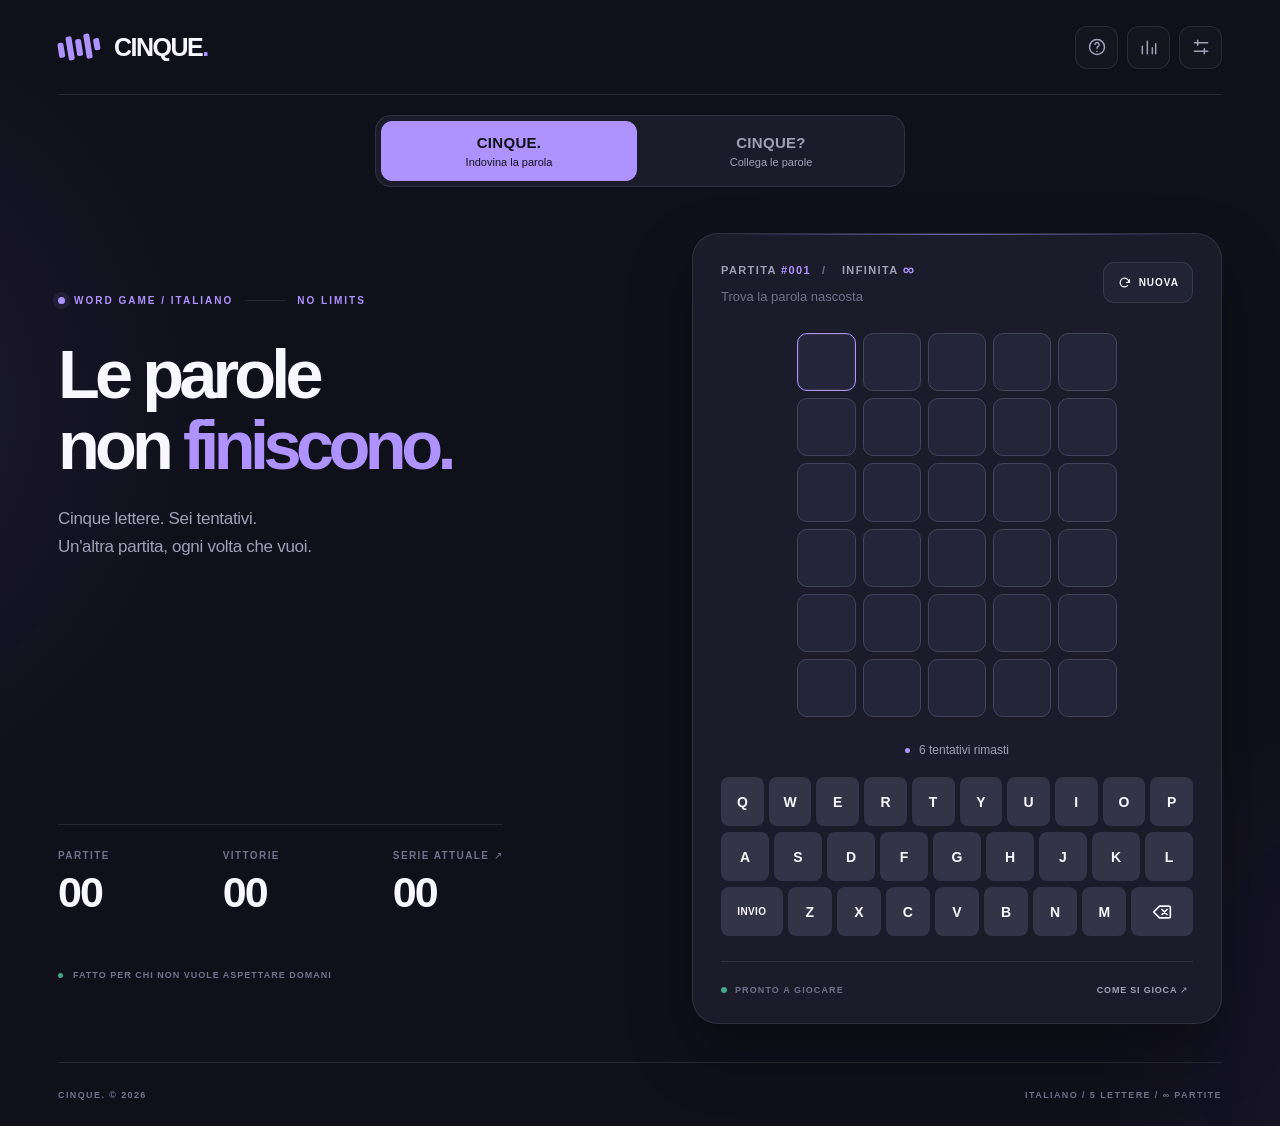
<file: index.html>
<!doctype html>
<html lang="it">
<head>
  <meta charset="UTF-8">
  <meta name="viewport" content="width=device-width,initial-scale=1,viewport-fit=cover,maximum-scale=1">
  <meta name="theme-color" content="#10101b">
  <meta name="description" content="CINQUE. — il gioco di parole italiane da 5 lettere, con partite infinite, statistiche, tema scuro e modalità difficile.">
  <meta name="apple-mobile-web-app-capable" content="yes">
  <meta name="apple-mobile-web-app-status-bar-style" content="black-translucent">
  <meta name="apple-mobile-web-app-title" content="CINQUE.">
  <meta name="mobile-web-app-capable" content="yes">
  <meta property="og:title" content="CINQUE. — Parole infinite">
  <meta property="og:description" content="Cinque lettere. Sei tentativi. Nessun limite.">
  <meta property="og:type" content="website">
  <link rel="icon" type="image/svg+xml" href="[data-uri]">
  
  
  <style>
:root{font-family:Inter,ui-sans-serif,-apple-system,BlinkMacSystemFont,"Segoe UI",sans-serif;font-synthesis:none;-webkit-font-smoothing:antialiased;touch-action:manipulation}
*{box-sizing:border-box}html{height:100%;background:#10101b}button,a{-webkit-tap-highlight-color:transparent}button{font:inherit;cursor:pointer}a{color:inherit;text-decoration:none}button:focus-visible,a:focus-visible,input:focus-visible{outline:3px solid var(--accent);outline-offset:3px}
body{--bg:#10101b;--surface:#1b1b2a;--surface-raised:#232336;--text:#f8f7ff;--secondary:#a1a0b7;--muted:#72718b;--line:rgba(255,255,255,.095);--empty:#242538;--tile-border:#43435e;--filled:#303049;--key:#343449;--key-hover:#4c4c67;--accent:#ae93ff;--accent-strong:#9b79ff;--accent-ink:#11101a;--green:#40aa86;--yellow:#e8b85e;--gray:#51516a;--shadow:0 28px 65px rgba(0,0,0,.32);margin:0;min-height:100%;min-height:100dvh;background:var(--bg);color:var(--text);position:relative;overflow-x:hidden;transition:background .24s,color .24s}
body[data-theme="light"]{--bg:#f6f5fa;--surface:#fff;--surface-raised:#f7f6fb;--text:#212036;--secondary:#706f83;--muted:#88879a;--line:rgba(36,31,68,.11);--empty:#faf9fd;--tile-border:#d8d6e5;--filled:#eeedf5;--key:#e7e5ee;--key-hover:#d6d2e4;--accent:#7351d8;--accent-strong:#7351d8;--accent-ink:#fff;--green:#2b9975;--yellow:#c99835;--gray:#8e8ca1;--shadow:0 25px 70px rgba(51,40,89,.10)}
.ambient{position:absolute;pointer-events:none;border-radius:999px;filter:blur(75px);opacity:.16;z-index:0}.ambient-one{width:530px;height:530px;background:#7655d2;left:-295px;top:100px}.ambient-two{width:440px;height:440px;background:#59329f;right:-240px;bottom:-230px}body[data-theme="light"] .ambient{opacity:.10}
.app-shell{max-width:1240px;min-height:100dvh;padding:0 38px;position:relative;z-index:1;margin:0 auto;display:flex;flex-direction:column}
.site-header{height:95px;display:flex;align-items:center;justify-content:space-between;border-bottom:1px solid var(--line);flex-shrink:0}.brand{display:inline-flex;align-items:center;gap:14px;font-size:25px;font-weight:850;letter-spacing:-1.5px}.brand-dot{color:var(--accent)}.brand-mark{height:26px;display:flex;gap:3px;align-items:center;transform:rotate(-9deg)}.brand-mark i{display:block;background:var(--accent);width:6px;height:6px;border-radius:2px}.brand-mark i:nth-child(1){height:15px}.brand-mark i:nth-child(2){height:24px}.brand-mark i:nth-child(3){height:17px}.brand-mark i:nth-child(4){height:25px}.brand-mark i:nth-child(5){height:12px}.header-actions{display:flex;gap:9px}.icon-btn{height:43px;width:43px;border:1px solid var(--line);background:rgba(255,255,255,.025);color:var(--secondary);display:grid;place-items:center;border-radius:12px;transition:background .18s,color .18s,transform .18s}.icon-btn:hover{color:var(--text);background:var(--surface-raised);transform:translateY(-2px)}.icon-btn svg,.new-game-control svg{height:20px;width:20px;fill:none;stroke:currentColor;stroke-width:1.8;stroke-linecap:round;stroke-linejoin:round}
.layout{display:grid;grid-template-columns:minmax(0,1fr) minmax(450px,530px);gap:clamp(28px,5vw,100px);align-items:center;flex:1;padding:46px 0 38px}.intro{align-self:stretch;display:flex;flex-direction:column;justify-content:space-between;padding:62px 0 35px}.eyebrow{display:flex;align-items:center;gap:9px;color:var(--accent);font-size:10px;font-weight:850;letter-spacing:2px;white-space:nowrap}.status-ping,.online-dot,.footnote-indicator,.message-dot{display:inline-block;flex-shrink:0;width:7px;height:7px;background:var(--accent);border-radius:50%;box-shadow:0 0 0 5px rgba(174,147,255,.09)}.eyebrow-line{height:1px;background:var(--line);flex:1;min-width:18px;max-width:40px;margin:0 3px}.intro h1{font-size:clamp(47px,5.35vw,78px);letter-spacing:-.071em;line-height:1.04;font-weight:850;margin:33px 0 24px}.intro h1 em{font-style:normal;color:var(--accent);letter-spacing:-.081em}.h1-dot{color:var(--accent)}.intro-desc{color:var(--secondary);font-size:17px;line-height:1.65;letter-spacing:-.3px;max-width:355px}.side-stats{display:flex;justify-content:space-between;max-width:445px;gap:20px;border-top:1px solid var(--line);padding-top:25px}.side-stats>div{display:flex;flex-direction:column;gap:8px}.side-label{font-size:10px;letter-spacing:1.4px;color:var(--muted);font-weight:750;white-space:nowrap}.side-stats strong{font-size:43px;line-height:1.1;font-weight:800;letter-spacing:-2px;font-variant-numeric:tabular-nums}.intro-footnote{display:flex;align-items:center;gap:10px;margin-top:54px;color:var(--muted);font-size:9px;letter-spacing:1px;font-weight:760}.footnote-indicator{height:5px;width:5px;background:var(--green);box-shadow:none}
.game-card{width:100%;border:1px solid var(--line);background:var(--surface);box-shadow:var(--shadow);border-radius:26px;padding:27px 28px 24px;position:relative}.game-card:before{content:"";position:absolute;left:35px;right:35px;top:0;height:1px;background:linear-gradient(90deg,transparent,rgba(174,147,255,.6),transparent)}.card-head{display:flex;justify-content:space-between;align-items:center;gap:12px}.card-eyebrow{font-size:11px;letter-spacing:1.4px;color:var(--secondary);font-weight:850}.card-eyebrow #roundNumber{color:var(--accent)}.header-split{padding:0 11px;color:var(--muted)}.infinity{color:var(--accent);font-size:16px;vertical-align:-1px}.card-subtitle{color:var(--muted);font-size:13px;margin-top:10px}.new-game-control{display:flex;align-items:center;justify-content:center;gap:7px;border:1px solid var(--line);background:var(--surface-raised);color:var(--text);padding:12px 13px;border-radius:11px;white-space:nowrap;font-size:10px;letter-spacing:1px;font-weight:800}.new-game-control:hover{border-color:var(--accent);color:var(--accent)}.new-game-control svg{height:15px;width:15px}.board-wrap{display:flex;justify-content:center;margin:29px 0 17px}.board{--tile:clamp(48px,4.55vw,60px);display:grid;grid-template-rows:repeat(6,var(--tile));gap:7px;align-items:center}.board-row{display:grid;grid-template-columns:repeat(5,var(--tile));gap:7px}.tile{width:var(--tile);height:var(--tile);display:grid;place-items:center;border:1.5px solid var(--tile-border);border-radius:10px;color:var(--text);font-size:calc(var(--tile)*.48);font-weight:830;letter-spacing:-1px;background:var(--empty);line-height:1;user-select:none;transform-style:preserve-3d}.tile.filled{background:var(--filled);border-color:var(--secondary)}.tile.active{border-color:var(--accent);box-shadow:inset 0 0 0 1px rgba(174,147,255,.12)}.tile.correct,.tile.present,.tile.absent{color:#fff;border-color:transparent}.tile.correct{background:var(--green)}.tile.present{background:var(--yellow)}.tile.absent{background:var(--gray)}.tile.pop{animation:tile-pop .14s ease-out}.tile.flip{animation:tile-flip .65s ease both;animation-delay:calc(var(--i)*110ms)}.board-row.shake{animation:shake .38s ease-in-out}
@keyframes tile-pop{50%{transform:scale(1.1)}}@keyframes tile-flip{0%{transform:rotateX(0)}45%{transform:rotateX(90deg)}55%{transform:rotateX(90deg)}100%{transform:rotateX(0)}}@keyframes shake{0%,100%{transform:translateX(0)}20%,60%{transform:translateX(-6px)}40%,80%{transform:translateX(6px)}}
.game-message{text-align:center;font-size:12px;color:var(--secondary);height:32px;display:flex;align-items:center;justify-content:center;gap:9px}.message-dot{width:5px;height:5px;box-shadow:none}.keyboard{display:flex;flex-direction:column;gap:6px;margin-top:11px;user-select:none}.keyboard-row{display:flex;gap:5px;justify-content:center}.key{flex:1;min-width:0;height:49px;max-width:48px;background:var(--key);color:var(--text);border:0;border-radius:8px;font-size:14px;font-weight:750;transition:background .14s,transform .13s;touch-action:manipulation}.key:hover{background:var(--key-hover)}.key:active{transform:translateY(2px)}.key.wide{flex:1.55;max-width:72px;font-size:10px;letter-spacing:.4px}.key.correct,.key.present,.key.absent{color:#fff}.key.correct{background:var(--green)}.key.present{background:var(--yellow)}.key.absent{background:var(--gray)}.key svg{height:20px;width:20px;vertical-align:middle;stroke:currentColor;fill:none;stroke-width:2;stroke-linecap:round;stroke-linejoin:round}.card-footer{display:flex;justify-content:space-between;align-items:center;margin-top:25px;padding-top:19px;border-top:1px solid var(--line);color:var(--muted);font-size:9px;letter-spacing:1.1px;font-weight:800;gap:5px}.card-footer>span{display:flex;align-items:center;gap:8px}.online-dot{width:6px;height:6px;background:var(--green);box-shadow:none}.card-footer button{border:0;color:var(--secondary);font-size:9px;letter-spacing:.8px;font-weight:800;background:none;padding:4px}.card-footer button:hover{color:var(--accent)}.site-footer{height:64px;border-top:1px solid var(--line);display:flex;align-items:center;justify-content:space-between;color:var(--muted);font-size:9px;font-weight:800;letter-spacing:1.4px}
.toast{position:fixed;left:50%;top:102px;transform:translate(-50%,-15px);background:var(--text);color:var(--bg);border-radius:12px;padding:13px 19px;font-size:13px;font-weight:730;box-shadow:0 15px 40px rgba(0,0,0,.28);pointer-events:none;opacity:0;z-index:15;transition:opacity .2s,transform .2s;max-width:90vw;text-align:center}.toast.shown{opacity:1;transform:translate(-50%,0)}
.modal-scrim{position:fixed;inset:0;z-index:10;background:rgba(4,4,12,.7);backdrop-filter:blur(9px);display:flex;justify-content:center;align-items:center;padding:20px;overflow-y:auto}.modal-scrim[hidden]{display:none}.modal{width:100%;max-width:475px;max-height:min(90dvh,790px);overflow-y:auto;background:var(--surface);border:1px solid var(--line);color:var(--text);border-radius:23px;padding:28px;box-shadow:0 32px 95px rgba(0,0,0,.37)}.modal-head{display:flex;align-items:flex-start;justify-content:space-between;gap:14px;border-bottom:1px solid var(--line);padding-bottom:19px;margin-bottom:23px}.modal-eyebrow{font-size:10px;letter-spacing:1.4px;color:var(--accent);font-weight:800}.modal-head h2{margin:9px 0 0;font-size:27px;letter-spacing:-1.2px;line-height:1.1}.close-btn{flex-shrink:0}.modal-content{font-size:14px;line-height:1.65;color:var(--secondary)}.modal-content p{margin:0 0 18px}.modal-content strong{color:var(--text)}.ex-row{display:flex;gap:7px;margin:7px 0 6px}.ex-tile{width:43px;height:43px;border-radius:8px;border:1px solid var(--tile-border);display:grid;place-items:center;font-size:20px;font-weight:800;color:var(--text)}.ex-tile.correct{background:var(--green);color:#fff;border:0}.ex-tile.present{background:var(--yellow);color:#fff;border:0}.ex-tile.absent{background:var(--gray);color:#fff;border:0}.example-caption{font-size:12px;margin:0 0 16px!important}.stat-big-row{display:grid;grid-template-columns:repeat(4,1fr);gap:6px;margin:0 0 24px}.stat-big{background:var(--surface-raised);border:1px solid var(--line);border-radius:13px;padding:15px 4px;text-align:center}.stat-big b{display:block;font-size:24px;letter-spacing:-.8px;color:var(--text)}.stat-big span{font-size:10px;color:var(--muted);line-height:1.3;display:block;margin-top:5px}.hist-label{font-size:11px;letter-spacing:1px;font-weight:800;color:var(--secondary);margin-bottom:15px}.hist-row{display:flex;align-items:center;gap:10px;margin:7px 0;font-size:12px;color:var(--text)}.hist-n{width:12px}.hist-track{height:25px;flex:1;background:var(--surface-raised);border-radius:5px;overflow:hidden}.hist-fill{height:100%;background:var(--accent-strong);min-width:0;display:flex;align-items:center;justify-content:flex-end;padding-right:7px;color:#fff;font-weight:800;border-radius:5px;transition:width .3s}.hist-fill.zero{background:transparent;color:var(--muted);justify-content:flex-start;padding-left:7px}.settings-line{display:flex;align-items:center;justify-content:space-between;gap:15px;padding:16px 0;border-bottom:1px solid var(--line)}.settings-line:first-child{padding-top:0}.settings-line:last-child{border-bottom:0}.settings-line strong{font-size:14px;display:block}.settings-line small{font-size:12px;display:block;color:var(--muted);margin-top:3px;line-height:1.45}.switch{border:0;width:49px;height:28px;background:var(--gray);border-radius:50px;padding:4px;display:flex;justify-content:flex-start;align-items:center;flex-shrink:0;transition:background .15s}.switch:before{content:"";display:block;width:20px;height:20px;border-radius:50%;background:#fff;box-shadow:0 1px 3px #0002;transition:transform .2s}.switch.on{background:var(--accent-strong)}.switch.on:before{transform:translateX(21px)}.modal-action{display:flex;align-items:center;justify-content:center;width:100%;padding:15px 18px;margin-top:17px;background:var(--accent);color:var(--accent-ink);border:0;border-radius:12px;font-size:13px;font-weight:850;letter-spacing:.1px;gap:9px}.modal-action:hover{filter:brightness(1.09)}.modal-action.secondary{background:var(--surface-raised);border:1px solid var(--line);color:var(--text)}.modal-actions{display:grid;grid-template-columns:1fr 1fr;gap:9px}.modal-actions .modal-action{margin-top:10px}.word-reveal{margin:12px 0 14px;padding:17px;background:var(--surface-raised);border-radius:14px;text-align:center}.word-reveal .reveal-label{font-size:10px;letter-spacing:2px;font-weight:850;color:var(--muted)}.word-reveal strong{font-size:33px;letter-spacing:6px;color:var(--accent);display:block;margin-top:4px}.result-badge{background:rgba(174,147,255,.10);border:1px solid rgba(174,147,255,.23);display:inline-block;color:var(--accent);padding:5px 11px;border-radius:40px;font-size:10px;font-weight:850;letter-spacing:1px}.result-message{color:var(--secondary);font-size:13px;margin-top:14px!important}.auto-status{padding-top:13px;font-size:11px;text-align:center;color:var(--muted)}.inline-link{background:none;border:0;padding:0;color:var(--accent);text-decoration:underline;cursor:pointer;font-weight:700}.separator{border-top:1px solid var(--line);margin:17px 0}.ios-steps{padding-left:20px;margin:15px 0}.ios-steps li{margin-bottom:9px}.modal-footer-text{font-size:11px;margin-top:17px;color:var(--muted)}.noscript{position:fixed;inset:0;background:var(--bg);color:var(--text);display:grid;place-items:center;z-index:100}
@media(max-width:1020px){.layout{grid-template-columns:minmax(0,1fr) minmax(390px,480px);gap:25px}.intro{padding-top:70px}.intro h1{font-size:52px}.eyebrow{font-size:9px;letter-spacing:1.1px}}
@media(max-width:810px){.app-shell{padding:0 24px}.site-header{height:69px}.layout{display:flex;flex-direction:column;align-items:stretch;gap:22px;padding:23px 0}.intro{padding:0;gap:16px}.intro h1{font-size:36px;margin:11px 0 8px;line-height:1.07}.intro h1 br{display:none}.intro-desc{font-size:13px;line-height:1.4;margin:0}.intro-desc br{display:none}.eyebrow{font-size:9px;letter-spacing:1px}.intro-bottom{display:none}.game-card{max-width:550px;margin:0 auto}.site-footer{height:48px}.brand{font-size:22px}}
@media(max-width:540px){.app-shell{padding:0 13px}.site-header{height:58px}.brand{font-size:20px;gap:8px}.brand-mark{transform:scale(.80) rotate(-9deg);transform-origin:left center;margin-right:-4px}.header-actions{gap:5px}.icon-btn{height:36px;width:36px;border-radius:10px}.icon-btn svg{height:18px;width:18px}.layout{padding:14px 0 16px;gap:13px}.intro h1{font-size:clamp(28px,7vw,38px);margin:8px 0 5px}.intro-desc{font-size:11px}.eyebrow{font-size:8px;letter-spacing:.7px}.game-card{border-radius:19px;padding:18px 13px 17px}.card-eyebrow{font-size:9px;letter-spacing:1.1px}.card-subtitle{font-size:11px;margin-top:6px}.new-game-control{padding:9px 10px;font-size:9px;border-radius:9px}.board{--tile:clamp(43px,12.5vw,56px);gap:5px}.board-row{gap:5px}.tile{border-radius:8px}.board-wrap{margin:18px 0 8px}.game-message{height:26px;font-size:11px}.keyboard{margin-top:8px;gap:5px}.keyboard-row{gap:4px}.key{height:clamp(42px,10.4vw,52px);border-radius:6px;font-size:12px}.key.wide{font-size:9px}.card-footer{margin-top:16px;padding-top:13px;font-size:8px}.card-footer button{font-size:8px}.site-footer{font-size:8px;letter-spacing:.7px;height:45px}.toast{top:68px}.modal{padding:22px 18px;max-height:89dvh}.modal-head h2{font-size:24px}}
@media(max-width:360px){.board{--tile:43px}.key{height:43px}.site-footer span:last-child{display:none}.eyebrow{font-size:7px}}
@media(min-width:812px) and (max-height:740px){.layout{padding:25px 0}.game-card{padding:18px 23px}.board-wrap{margin:15px 0 8px}.board{--tile:47px}.key{height:39px}.card-footer{margin-top:13px}.intro{padding-top:40px}.intro h1{font-size:51px}}
@media(prefers-reduced-motion:reduce){*,*:before,*:after{animation-duration:.01ms!important;transition-duration:.01ms!important;scroll-behavior:auto!important}}

body.modal-open{overflow:hidden}
.tile.win-bounce{animation:win-celebrate .45s ease-out}
@keyframes win-celebrate{0%,100%{transform:translateY(0)}35%{transform:translateY(-14px)}65%{transform:translateY(-4px)}}
@media(max-width:360px){.board{--tile:min(43px,calc((100vw - 64px)/5))}}
@media(prefers-reduced-motion:reduce){.tile.win-bounce{animation:none}}
/* Ambient light is painted as background to avoid overflow on mobile Safari. */
body{background:radial-gradient(ellipse 440px 480px at -170px 36%,rgba(130,94,225,.13),transparent 85%),radial-gradient(ellipse 400px 420px at 112% 92%,rgba(115,72,208,.10),transparent 85%),var(--bg)}
.ambient{display:none}

</style>
  <title>CINQUE. — Parole infinite</title>
  
  
  
<link rel="stylesheet" href="./game-switch.css">
</head>
<body data-theme="dark">
  <div class="ambient ambient-one" aria-hidden="true"></div>
  <div class="ambient ambient-two" aria-hidden="true"></div>
  <div class="app-shell">
    <header class="site-header">
      <a class="brand" href="./" aria-label="CINQUE. — pagina iniziale">
        <span class="brand-mark" aria-hidden="true"><i></i><i></i><i></i><i></i><i></i></span>
        <span>CINQUE<span class="brand-dot">.</span></span>
      </a>
      <nav class="header-actions" aria-label="Strumenti di gioco">
        <button class="icon-btn" id="helpBtn" aria-label="Come si gioca" title="Come si gioca"><svg viewBox="0 0 24 24" aria-hidden="true"><circle cx="12" cy="12" r="9"/><path d="M9.7 9a2.4 2.4 0 1 1 4.2 1.7c-.9.9-1.9 1.2-1.9 2.7M12 17.5h.01"/></svg></button>
        <button class="icon-btn" id="statsBtn" aria-label="Statistiche" title="Statistiche"><svg viewBox="0 0 24 24" aria-hidden="true"><path d="M4 20V11m6 9V5m6 15v-7m4 7V8"/></svg></button>
        <button class="icon-btn" id="settingsBtn" aria-label="Impostazioni" title="Impostazioni"><svg viewBox="0 0 24 24" aria-hidden="true"><path d="M4 7h16M4 17h16M8 4v6M16 14v6"/></svg></button>
      </nav>
    </header>

    <nav class="game-switch" aria-label="Scegli il minigioco"><a href="./" aria-current="page"><strong>CINQUE.</strong><span>Indovina la parola</span></a><a href="./inversa.html"><strong>CINQUE?</strong><span>Collega le parole</span></a></nav>
    <main class="layout">
      <section class="intro" aria-label="Benvenuto">
        <div class="intro-top">
          <div class="eyebrow"><span class="status-ping"></span> WORD GAME / ITALIANO <span class="eyebrow-line"></span> NO LIMITS</div>
          <h1>Le parole<br> non <em>finiscono</em><span class="h1-dot">.</span></h1>
          <p class="intro-desc">Cinque lettere. Sei tentativi.<br> Un'altra partita, ogni volta che vuoi.</p>
        </div>
        <div class="intro-bottom">
          <div class="side-stats" aria-label="I tuoi progressi">
            <div><span class="side-label">PARTITE</span><strong id="sideGames">00</strong></div>
            <div><span class="side-label">VITTORIE</span><strong id="sideWins">00</strong></div>
            <div><span class="side-label">SERIE ATTUALE <span aria-hidden="true">↗</span></span><strong id="sideStreak">00</strong></div>
          </div>
          <p class="intro-footnote"><span class="footnote-indicator"></span> FATTO PER CHI NON VUOLE ASPETTARE DOMANI</p>
        </div>
      </section>

      <section class="game-card" aria-label="Gioco CINQUE">
        <div class="card-head">
          <div>
            <div class="card-eyebrow">PARTITA <span id="roundNumber">#001</span><span class="header-split">/</span> INFINITA <span class="infinity">∞</span></div>
            <div class="card-subtitle" id="subtitle">Trova la parola nascosta</div>
          </div>
          <button class="new-game-control" id="newGameBtn" title="Nuova partita" aria-label="Nuova partita"><svg viewBox="0 0 24 24" aria-hidden="true"><path d="M20 7v5h-5"/><path d="M19 12a7 7 0 1 0-2.1 5"/></svg><span>NUOVA</span></button>
        </div>
        <div class="board-wrap">
          <div class="board" id="board" role="group" aria-label="Griglia di 6 tentativi, 5 lettere"></div>
        </div>
        <div class="game-message" id="gameMessage"><span class="message-dot"></span> <span id="messageText">6 tentativi per indovinare</span></div>
        <div class="keyboard" id="keyboard" aria-label="Tastiera di gioco"></div>
        <div class="card-footer"><span><span class="online-dot"></span> <span id="statusText">PRONTO A GIOCARE</span></span><button id="shortHelpBtn">COME SI GIOCA <span aria-hidden="true">↗</span></button></div>
      </section>
    </main>
    <footer class="site-footer"><span>CINQUE. © 2026</span><span>ITALIANO / 5 LETTERE / ∞ PARTITE</span></footer>
  </div>

  <div id="toast" class="toast" role="status" aria-live="polite" aria-atomic="true"></div>
  <div class="modal-scrim" id="modalScrim" hidden>
    <section class="modal" role="dialog" aria-modal="true" aria-labelledby="modalTitle">
      <div class="modal-head"><div><span class="modal-eyebrow" id="modalEyebrow">CINQUE. / MENU</span><h2 id="modalTitle">Titolo</h2></div><button class="icon-btn close-btn" id="closeModalBtn" aria-label="Chiudi"><svg viewBox="0 0 24 24"><path d="M5 5l14 14M19 5L5 19"/></svg></button></div>
      <div class="modal-content" id="modalContent"></div>
    </section>
  </div>
  <noscript><div class="noscript">Per giocare a CINQUE. devi abilitare JavaScript nel browser.</div></noscript>
<!-- CINQUE lexicon v3: separate, versioned and updatable without touching UI. -->
<script src="./data/lexicon-v3.js"></script>
<script>
/* Motore indipendente dalla UI: lettere ripetute e modalità difficile. */
(function (root) {
  'use strict';
  function scoreGuess(guess, answer) {
    const result = Array(5).fill('absent');
    const counts = Object.create(null);
    for (let i = 0; i < 5; i++) counts[answer[i]] = (counts[answer[i]] || 0) + 1;
    for (let i = 0; i < 5; i++) {
      if (guess[i] === answer[i]) {
        result[i] = 'correct';
        counts[guess[i]]--;
      }
    }
    for (let i = 0; i < 5; i++) {
      if (result[i] === 'correct') continue;
      if (counts[guess[i]] > 0) {
        result[i] = 'present';
        counts[guess[i]]--;
      }
    }
    return result;
  }
  function checkHardMode(guess, previous) {
    const required = Object.create(null);
    const green = Array(5).fill(null);
    const yellowPositions = Array.from({length:5},()=>new Set());
    for (const row of previous) {
      const inRow = Object.create(null);
      for (let i = 0; i < 5; i++) {
        const letter = row.word[i];
        if (row.marks[i] === 'correct') green[i] = letter;
        if (row.marks[i] === 'present') yellowPositions[i].add(letter);
        if (row.marks[i] === 'correct' || row.marks[i] === 'present') {
          inRow[letter] = (inRow[letter] || 0) + 1;
        }
      }
      for (const letter of Object.keys(inRow)) required[letter] = Math.max(required[letter] || 0, inRow[letter]);
    }
    for (let i = 0; i < 5; i++) {
      if (green[i] && guess[i] !== green[i]) return `La ${i + 1}ª lettera deve essere ${green[i]}.`;
      if (yellowPositions[i].has(guess[i])) return `La lettera ${guess[i]} non può stare nella posizione ${i + 1}.`;
    }
    for (const [letter, min] of Object.entries(required)) {
      const count = [...guess].filter(char => char === letter).length;
      if (count < min) return min === 1 ? `Devi usare la lettera ${letter}.` : `Devi usare almeno ${min} lettere ${letter}.`;
    }
    return null;
  }
  const api = Object.freeze({ scoreGuess, checkHardMode });
  root.CinqueEngine = api;
  if (typeof module !== 'undefined' && module.exports) module.exports = api;
})(typeof window !== 'undefined' ? window : globalThis);

</script>
<script>
(() => {
  'use strict';
  const WORDS = window.CINQUE_WORDS;
  const ENGINE = window.CinqueEngine;
  if (!WORDS || !ENGINE) {
    document.getElementById('messageText').textContent = 'Impossibile caricare il dizionario. Ricarica la pagina.';
    return;
  }
  const answers = [...new Set(WORDS.answers.map(s => s.toUpperCase()))];
  const allowed = new Set([...WORDS.allowed, ...WORDS.answers].map(s => s.toUpperCase()));
  const storageKey = 'cinque-infinite-v1';
  const dictionaryRevision = WORDS.version || 'legacy';
  const $ = id => document.getElementById(id);
  const isReduced = window.matchMedia('(prefers-reduced-motion: reduce)').matches;
  const rows = ['QWERTYUIOP', 'ASDFGHJKL', 'ZXCVBNM'];
  const BACKSPACE = '<svg aria-hidden="true" viewBox="0 0 24 24"><path d="m9 5-7 7 7 7h11a2 2 0 0 0 2-2V7a2 2 0 0 0-2-2H9Z"/><path d="m12 9 6 6m0-6-6 6"/></svg>';
  const blankStats = () => ({ games:0, wins:0, streak:0, best:0, distribution:[0,0,0,0,0,0] });
  const blankSettings = () => ({ theme:'dark', hard:false, auto:true });
  const freshState = () => ({ version:1, settings:blankSettings(), stats:blankStats(), number:0, remaining:[], game:null });
  const defer = (fn, ms) => window.setTimeout(fn, ms);
  let state = restore();
  let revealing = false;
  let autoInterval = null;
  let autoRemaining = 0;
  let toastTimeout = null;
  let modalType = '';
  let lastFocused = null;
  let dialogCancel = null;

  function restore() {
    let loaded;
    try { loaded = JSON.parse(localStorage.getItem(storageKey) || 'null'); } catch (_) { /* private mode */ }
    const base = freshState();
    if (!loaded || loaded.version !== 1 || !loaded.stats || !loaded.settings) return base;
    const s = loaded.stats;
    base.stats = {
      games: positiveInt(s.games), wins: positiveInt(s.wins), streak: positiveInt(s.streak),
      best: positiveInt(s.best), distribution: Array.from({length:6}, (_,i) => positiveInt(s.distribution?.[i]))
    };
    if (base.stats.wins > base.stats.games) base.stats.wins = base.stats.games;
    base.settings = {
      theme: loaded.settings.theme === 'light' ? 'light' : 'dark',
      hard: Boolean(loaded.settings.hard), auto: loaded.settings.auto !== false
    };
    base.number = positiveInt(loaded.number);
    // Gli indici precedenti non corrispondono alla nuova banca dati: azzera solo il mazzo,
    // non le statistiche o la partita in corso.
    base.remaining = loaded.dictionaryRevision === dictionaryRevision && Array.isArray(loaded.remaining)
      ? [...new Set(loaded.remaining.filter(i => Number.isInteger(i) && i >= 0 && i < answers.length))]
      : [];
    const g = loaded.game;
    if (g && answers.includes(g.answer) && Array.isArray(g.guesses) && g.guesses.length <= 6) {
      const guesses = g.guesses.filter(x => typeof x?.word === 'string' && /^[A-Z]{5}$/.test(x.word)).map(x => ({word:x.word, marks:ENGINE.scoreGuess(x.word, g.answer)}));
      const win = guesses.some(x => x.word === g.answer);
      base.game = {
        answer:g.answer, guesses, current: /^[A-Z]{0,5}$/.test(g.current) ? g.current : '',
        status: ['won','lost'].includes(g.status) ? g.status : (win ? 'won' : guesses.length === 6 ? 'lost' : 'playing'),
        hard: typeof g.hard === 'boolean' ? g.hard : base.settings.hard
      };
      if (base.game.status !== 'playing') base.game.current = '';
    }
    return base;
  }
  function positiveInt(n) { return Number.isSafeInteger(n) && n > 0 ? n : 0; }
  function save() { try { state.dictionaryRevision = dictionaryRevision; localStorage.setItem(storageKey, JSON.stringify(state)); } catch (_) { /* limited storage */ } }
  function pickAnswer() {
    if (!state.remaining.length) {
      state.remaining = Array.from({ length:answers.length }, (_, i) => i);
      for (let i = state.remaining.length - 1; i > 0; i--) {
        const j = Math.floor(Math.random() * (i + 1));
        [state.remaining[i], state.remaining[j]] = [state.remaining[j], state.remaining[i]];
      }
      if (state.game?.answer && state.remaining.length > 1) {
        const last = state.remaining.length - 1;
        if (answers[state.remaining[last]] === state.game.answer) [state.remaining[last], state.remaining[0]] = [state.remaining[0], state.remaining[last]];
      }
    }
    return answers[state.remaining.pop()];
  }
  function beginNewRound() {
    stopAuto();
    closeModal();
    revealing = false;
    state.number++;
    state.game = {answer:pickAnswer(), guesses:[], current:'', status:'playing', hard:state.settings.hard};
    save();
    render();
    $('subtitle').textContent = 'Trova la parola nascosta';
    $('statusText').textContent = state.settings.hard ? 'MODALITÀ DIFFICILE' : 'PRONTO A GIOCARE';
  }
  function completeRound(win) {
    const g = state.game;
    if (g.status !== 'playing') return;
    g.status = win ? 'won' : 'lost';
    g.current = '';
    const st = state.stats;
    st.games++;
    if (win) {
      st.wins++;
      st.streak++;
      st.best = Math.max(st.best, st.streak);
      st.distribution[g.guesses.length - 1]++;
    } else st.streak = 0;
    save();
    renderStats();
  }
  function abandonRound() {
    completeRound(false);
    beginNewRound();
    toast('Partita saltata: conta come sconfitta.');
  }
  function confirmNewRound() {
    if (revealing) return;
    const g = state.game;
    if (g.status !== 'playing' || g.guesses.length === 0) return beginNewRound();
    openModal('confirm', 'Salti questa partita?', 'PARTITA IN CORSO', `
      <p>Hai già usato <strong>${g.guesses.length} tentativ${g.guesses.length === 1 ? 'o' : 'i'}</strong>. Se cambi parola ora, la partita viene contata come <strong>sconfitta</strong> e la serie di vittorie si interrompe.</p>
      <div class="modal-actions"><button class="modal-action secondary" id="cancelSkip">Continua</button><button class="modal-action" id="acceptSkip">Salta partita</button></div>
    `);
    $('cancelSkip').addEventListener('click', closeModal);
    $('acceptSkip').addEventListener('click', abandonRound);
  }
  function render() {
    document.body.dataset.theme = state.settings.theme;
    document.querySelector('meta[name="theme-color"]').setAttribute('content', state.settings.theme === 'dark' ? '#10101b' : '#f6f5fa');
    $('roundNumber').textContent = '#' + String(state.number).padStart(3, '0');
    renderStats();
    renderBoard();
    renderKeyboard();
    const g = state.game;
    $('messageText').textContent = g.status === 'won' ? 'Parola indovinata. Ottimo lavoro!' : g.status === 'lost' ? `La parola era ${g.answer}` : `${Math.max(0,6 - g.guesses.length)} tentativi rimasti`;
    $('statusText').textContent = g.status === 'playing' ? (g.hard ? 'MODALITÀ DIFFICILE' : 'PRONTO A GIOCARE') : g.status === 'won' ? 'PARTITA VINTA' : 'PARTITA TERMINATA';
    $('subtitle').textContent = g.status === 'playing' ? 'Trova la parola nascosta' : g.status === 'won' ? 'Hai trovato la parola!' : 'Riprova con una nuova parola';
    $('newGameBtn').setAttribute('aria-label', g.status === 'playing' ? 'Salta e inizia una nuova partita' : 'Inizia una nuova partita');
  }
  function renderStats() {
    $('sideGames').textContent = String(state.stats.games).padStart(2,'0');
    $('sideWins').textContent = String(state.stats.wins).padStart(2,'0');
    $('sideStreak').textContent = String(state.stats.streak).padStart(2,'0');
  }
  function renderBoard() {
    const g = state.game;
    $('board').innerHTML = Array.from({length:6}, (_,r) => {
      const submitted = g.guesses[r];
      const letters = submitted ? submitted.word : r === g.guesses.length && g.status === 'playing' ? g.current : '';
      const cells = Array.from({length:5}, (_,c) => {
        const value = letters[c] || '';
        const classes = ['tile'];
        if (value) classes.push('filled');
        if (submitted) classes.push(submitted.marks[c]);
        else if (r === g.guesses.length && g.status === 'playing' && c === g.current.length) classes.push('active');
        return `<span class="${classes.join(' ')}" aria-label="${value || 'vuoto'}${submitted ? ', ' + submitted.marks[c] : ''}">${value}</span>`;
      }).join('');
      return `<div class="board-row" aria-label="Tentativo ${r + 1}">${cells}</div>`;
    }).join('');
  }
  function renderKeyboard() {
    const priority = { absent:1, present:2, correct:3 };
    const seen = Object.create(null);
    for (const guess of state.game.guesses) for (let i = 0; i < 5; i++) {
      const l = guess.word[i], mark = guess.marks[i];
      if ((priority[mark] || 0) > (priority[seen[l]] || 0)) seen[l] = mark;
    }
    $('keyboard').innerHTML = rows.map((row, i) => {
      let keys = [...row];
      if (i === 2) keys = ['ENTER', ...keys, 'BACK'];
      return `<div class="keyboard-row">${keys.map(k => {
        const label = k === 'BACK' ? 'Cancella lettera' : k === 'ENTER' ? 'Invia parola' : `Lettera ${k}`;
        const cls = `key${k.length > 1 ? ' wide' : ''}${seen[k] ? ' ' + seen[k] : ''}`;
        return `<button type="button" class="${cls}" data-key="${k}" aria-label="${label}">${k === 'BACK' ? BACKSPACE : k === 'ENTER' ? 'INVIO' : k}</button>`;
      }).join('')}</div>`;
    }).join('');
  }
  function keyPressed(k) {
    if (revealing || !$('modalScrim').hidden || state.game.status !== 'playing') return;
    const g = state.game;
    if (k === 'BACKSPACE' || k === 'BACK') {
      if (g.current) { g.current = g.current.slice(0,-1); save(); renderBoard(); }
      return;
    }
    if (k === 'ENTER') { submit(); return; }
    if (!/^[A-Z]$/.test(k) || g.current.length >= 5) return;
    g.current += k;
    save();
    renderBoard();
    const tile = $('board').children[g.guesses.length]?.children[g.current.length - 1];
    if (tile && !isReduced) tile.classList.add('pop');
  }
  function submit() {
    const g = state.game, word = g.current;
    if (word.length !== 5) { invalid('Servono 5 lettere.'); return; }
    if (!allowed.has(word)) { invalid('Parola non presente nel dizionario.'); return; }
    if (g.hard) {
      const issue = ENGINE.checkHardMode(word, g.guesses);
      if (issue) { invalid(issue); return; }
    }
    const marks = ENGINE.scoreGuess(word, g.answer);
    const r = g.guesses.length;
    g.guesses.push({word,marks});
    g.current = '';
    if (word === g.answer) completeRound(true);
    else if (g.guesses.length === 6) completeRound(false);
    save();
    revealing = true;
    renderBoard();
    // Nascondi momentaneamente i risultati per svelarli uno dopo l'altro.
    const targetRow = $('board').children[r];
    const tiles = Array.from(targetRow.children);
    tiles.forEach((tile,i) => {
      tile.classList.remove(marks[i]);
      if (!isReduced) {
        defer(() => {
          tile.classList.add(marks[i], 'flip');
          tile.style.animationDelay = '0ms';
        }, i * 190);
      } else tile.classList.add(marks[i]);
    });
    const duration = isReduced ? 0 : 5 * 190 + 210;
    defer(() => {
      revealing = false;
      render();
      if (g.status !== 'playing') {
        if (g.status === 'won' && !isReduced) {
          Array.from($('board').children[r].children).forEach((tile, i) => defer(() => {
            // L'animazione è decorativa: non blocca la prossima partita.
            if (tile.isConnected) tile.classList.add('win-bounce');
          },i * 85));
        }
        defer(showResult, isReduced ? 80 : 450);
      }
    }, duration);
  }
  function invalid(message) {
    toast(message);
    const active = $('board').children[state.game.guesses.length];
    if (!isReduced && active) {
      active.classList.remove('shake');
      void active.offsetWidth;
      active.classList.add('shake');
    }
  }
  function toast(message) {
    clearTimeout(toastTimeout);
    $('toast').textContent = message;
    $('toast').classList.add('shown');
    toastTimeout = defer(() => $('toast').classList.remove('shown'), 2350);
  }
  function stopAuto() {
    if (autoInterval) clearInterval(autoInterval);
    autoInterval = null;
    autoRemaining = 0;
  }
  function scheduleAuto() {
    stopAuto();
    if (!state.settings.auto || state.game.status === 'playing') return;
    autoRemaining = 15;
    refreshAutoLabel();
    autoInterval = window.setInterval(() => {
      if (document.hidden) return; // Non consumare il timer mentre la scheda non è visibile.
      if (modalType && modalType !== 'result') return;
      autoRemaining--;
      refreshAutoLabel();
      if (autoRemaining <= 0) beginNewRound();
    },1000);
  }
  function refreshAutoLabel() {
    const el = $('autoStatus');
    if (el) el.textContent = `Nuova partita automatica tra ${autoRemaining} s · Disattivabile nelle impostazioni`;
  }
  function showResult() {
    if (state.game.status === 'playing') return;
    const win = state.game.status === 'won';
    const g = state.game;
    const header = win ? 'Parola trovata!' : 'Ci riproviamo?';
    const intro = win ? `Complimenti! Hai indovinato in <strong>${g.guesses.length} ${g.guesses.length === 1 ? 'tentativo' : 'tentativi'}</strong>.` : `Hai esaurito i 6 tentativi. La prossima parola potrebbe essere quella giusta.`;
    openModal('result',header,win ? 'MISSIONE COMPIUTA' : 'PARTITA TERMINATA', `
      <span class="result-badge">${win ? '✓ VITTORIA' : '↻ NUOVO TENTATIVO'}</span>
      <p class="result-message">${intro}</p>
      <div class="word-reveal"><span class="reveal-label">LA PAROLA ERA</span><strong>${g.answer}</strong></div>
      <div class="modal-actions"><button class="modal-action secondary" id="shareResult">Condividi</button><button class="modal-action" id="playAgain">Gioca ancora →</button></div>
      ${state.settings.auto ? '<div class="auto-status" id="autoStatus"></div>' : '<p class="auto-status">Nuova partita quando vuoi, senza limiti.</p>'}
    `);
    $('playAgain').addEventListener('click', beginNewRound);
    $('shareResult').addEventListener('click', shareResult);
    scheduleAuto();
  }
  function shareResult() {
    const g = state.game;
    const icons = {correct:'🟩',present:'🟨',absent:'⬛'};
    const text = `CINQUE. #${state.number} ${g.status === 'won' ? g.guesses.length : 'X'}/6\n${g.guesses.map(row => row.marks.map(m=>icons[m]).join('')).join('\n')}\n\nGioca anche tu: ${location.protocol === 'http:' || location.protocol === 'https:' ? location.href.split('#')[0].split('?')[0] : 'CINQUE. – Parole infinite'}`;
    const copied = () => toast('Risultato copiato!');
    // Il share sheet di iOS è preferibile se disponibile.
    if (navigator.share) navigator.share({text}).catch(err => { if (err.name !== 'AbortError') copyFallback(text, copied); });
    else copyFallback(text,copied);
  }
  function copyFallback(text, onSuccess) {
    if (navigator.clipboard?.writeText) navigator.clipboard.writeText(text).then(onSuccess).catch(() => toast('Condivisione non disponibile.'));
    else toast('Condivisione disponibile dopo la pubblicazione HTTPS.');
  }
  function openModal(type, title, eyebrow, html) {
    lastFocused = document.activeElement;
    modalType = type;
    $('modalTitle').textContent = title;
    $('modalEyebrow').textContent = eyebrow;
    $('modalContent').innerHTML = html;
    $('modalScrim').hidden = false;
    document.body.classList.add('modal-open');
    $('closeModalBtn').focus();
  }
  function closeModal() {
    if ($('modalScrim').hidden) return;
    $('modalScrim').hidden = true;
    $('modalContent').innerHTML = '';
    modalType = '';
    document.body.classList.remove('modal-open');
    if (lastFocused?.isConnected) lastFocused.focus({preventScroll:true});
  }
  function showHelp() {
    openModal('help','Come si gioca','REGOLE / 01', `
      <p>Indovina una <strong>parola italiana di 5 lettere</strong> in massimo <strong>6 tentativi</strong>. Dopo ogni parola, le caselle cambiano colore.</p>
      <div class="ex-row"><span class="ex-tile correct">C</span><span class="ex-tile">A</span><span class="ex-tile">N</span><span class="ex-tile">T</span><span class="ex-tile">O</span></div>
      <p class="example-caption"><strong>Verde:</strong> la C è nella posizione corretta.</p>
      <div class="ex-row"><span class="ex-tile">C</span><span class="ex-tile present">A</span><span class="ex-tile">N</span><span class="ex-tile">T</span><span class="ex-tile">O</span></div>
      <p class="example-caption"><strong>Giallo:</strong> la A è presente ma in un'altra posizione.</p>
      <div class="ex-row"><span class="ex-tile">C</span><span class="ex-tile">A</span><span class="ex-tile absent">N</span><span class="ex-tile">T</span><span class="ex-tile">O</span></div>
      <p class="example-caption"><strong>Grigio:</strong> la N non è nella parola, oppure è già stata conteggiata altrove.</p>
      <div class="separator"></div>
      <p><strong>Partite infinite:</strong> premi «NUOVA» quando vuoi. Dopo una partita conclusa puoi avviare subito la successiva; l'avvio automatico è configurabile.</p>
      <p><strong>Modalità difficile:</strong> usa i suggerimenti scoperti nei tentativi precedenti: conserva le lettere verdi nella loro posizione e riutilizza quelle gialle.</p>
      <button class="modal-action" id="understoodBtn">Ho capito, giochiamo →</button>
    `);
    $('understoodBtn').addEventListener('click',closeModal);
  }
  function showStats() {
    const s = state.stats;
    const percent = s.games ? Math.round(s.wins / s.games * 100) : 0;
    const max = Math.max(...s.distribution,1);
    openModal('stats','Le tue statistiche','PROGRESSI / PERSONALI', `
      <div class="stat-big-row">
        <div class="stat-big"><b>${s.games}</b><span>Partite</span></div>
        <div class="stat-big"><b>${percent}%</b><span>Vittorie</span></div>
        <div class="stat-big"><b>${s.streak}</b><span>Serie attuale</span></div>
        <div class="stat-big"><b>${s.best}</b><span>Serie record</span></div>
      </div>
      <div class="hist-label">DISTRIBUZIONE DEI TENTATIVI VINCENTI</div>
      ${s.distribution.map((n,i) => `<div class="hist-row"><span class="hist-n">${i+1}</span><div class="hist-track"><div class="hist-fill${n === 0 ? ' zero' : ''}" style="width:${n===0 ? '100' : Math.max(12,n/max*100)}%">${n}</div></div></div>`).join('')}
      <p class="modal-footer-text">I progressi sono salvati solo su questo dispositivo e browser. Non vengono inviati a server.</p>
      <button class="modal-action" id="statsBackBtn">Torna al gioco</button>
    `);
    $('statsBackBtn').addEventListener('click',closeModal);
  }
  function showSettings() {
    const s = state.settings;
    openModal('settings','Impostazioni','PERSONALIZZA / 03', `
      <div class="settings-line"><div><strong>Tema scuro</strong><small>Passa dal tema chiaro al tema scuro.</small></div><button type="button" class="switch${s.theme === 'dark' ? ' on' : ''}" role="switch" aria-checked="${s.theme === 'dark'}" aria-label="Tema scuro" id="themeSwitch"></button></div>
      <div class="settings-line"><div><strong>Modalità difficile</strong><small>Obbliga a utilizzare gli indizi già scoperti. Si applica dalla prossima partita.</small></div><button type="button" class="switch${s.hard ? ' on' : ''}" role="switch" aria-checked="${s.hard}" aria-label="Modalità difficile" id="hardSwitch"></button></div>
      <div class="settings-line"><div><strong>Nuova partita automatica</strong><small>Dopo una vittoria o sconfitta, ricomincia dopo 15 secondi. Puoi sempre usare «Gioca ancora».</small></div><button type="button" class="switch${s.auto ? ' on' : ''}" role="switch" aria-checked="${s.auto}" aria-label="Nuova partita automatica" id="autoSwitch"></button></div>
      <div class="separator"></div>
      <p><strong>App su iPhone:</strong> apri il sito con Safari, premi <strong>Condividi</strong> (quadrato con freccia) e seleziona <strong>Aggiungi alla schermata Home</strong>. Funziona anche offline dopo il primo caricamento.</p>
      <button class="modal-action secondary" id="settingsCloseBtn">Salva e chiudi</button>
    `);
    for (const [id,run] of Object.entries({
      themeSwitch: () => { s.theme = s.theme === 'dark' ? 'light' : 'dark'; document.body.dataset.theme = s.theme; document.querySelector('meta[name="theme-color"]').content = s.theme === 'dark' ? '#10101b' : '#f6f5fa'; },
      hardSwitch: () => { s.hard = !s.hard; if (state.game.guesses.length === 0 && state.game.status === 'playing') state.game.hard = s.hard; },
      autoSwitch: () => { s.auto = !s.auto; if (!s.auto) stopAuto(); else if (state.game.status !== 'playing') scheduleAuto(); }
    })) {
      $(id).addEventListener('click', () => {
        run();
        const b = $(id);
        const on = id === 'themeSwitch' ? s.theme === 'dark' : id === 'hardSwitch' ? s.hard : s.auto;
        b.classList.toggle('on',on); b.setAttribute('aria-checked',String(on));
        save(); renderStats();
      });
    }
    $('settingsCloseBtn').addEventListener('click', () => { closeModal(); render(); });
  }
  // Inizializzazione.
  if (!state.game) {
    state.number = 0;
    beginNewRound();
  } else render();
  $('keyboard').addEventListener('click', e => { const key = e.target.closest('[data-key]'); if (key) keyPressed(key.dataset.key); });
  document.addEventListener('keydown', e => {
    if (e.key === 'Escape' && !$('modalScrim').hidden) { closeModal(); return; }
    if (e.metaKey || e.ctrlKey || e.altKey || e.repeat) return;
    if (!$('modalScrim').hidden) {
      if (e.key === 'Tab') {
        const selectable = [...$('modalScrim').querySelectorAll('button:not(:disabled), a[href]')];
        const current = selectable.indexOf(document.activeElement);
        if (selectable.length && ((e.shiftKey && current === 0) || (!e.shiftKey && current === selectable.length - 1))) {
          e.preventDefault(); (e.shiftKey ? selectable[selectable.length-1] : selectable[0]).focus();
        }
      }
      return;
    }
    if (e.key === 'Backspace' || e.key === 'Enter' || (/^[A-Za-zÀ-ÿ]$/.test(e.key))) {
      e.preventDefault();
      const key = e.key === 'Backspace' ? 'BACK' : e.key === 'Enter' ? 'ENTER' : e.key.normalize('NFD').replace(/[\u0300-\u036f]/g,'').toUpperCase();
      keyPressed(key);
    }
  });
  $('newGameBtn').addEventListener('click', confirmNewRound);
  $('helpBtn').addEventListener('click',showHelp);
  $('shortHelpBtn').addEventListener('click',showHelp);
  $('statsBtn').addEventListener('click',showStats);
  $('settingsBtn').addEventListener('click',showSettings);
  $('closeModalBtn').addEventListener('click',closeModal);
  $('modalScrim').addEventListener('click', e => { if (e.target === $('modalScrim')) closeModal(); });
  if (state.game.status !== 'playing') scheduleAuto();
  if ('serviceWorker' in navigator && (location.protocol === 'https:' || location.hostname === 'localhost' || location.hostname === '127.0.0.1')) {
    window.addEventListener('load', () => navigator.serviceWorker.register('./sw.js').catch(() => {}));
  }
})();

</script>
</body>
</html>
</file>
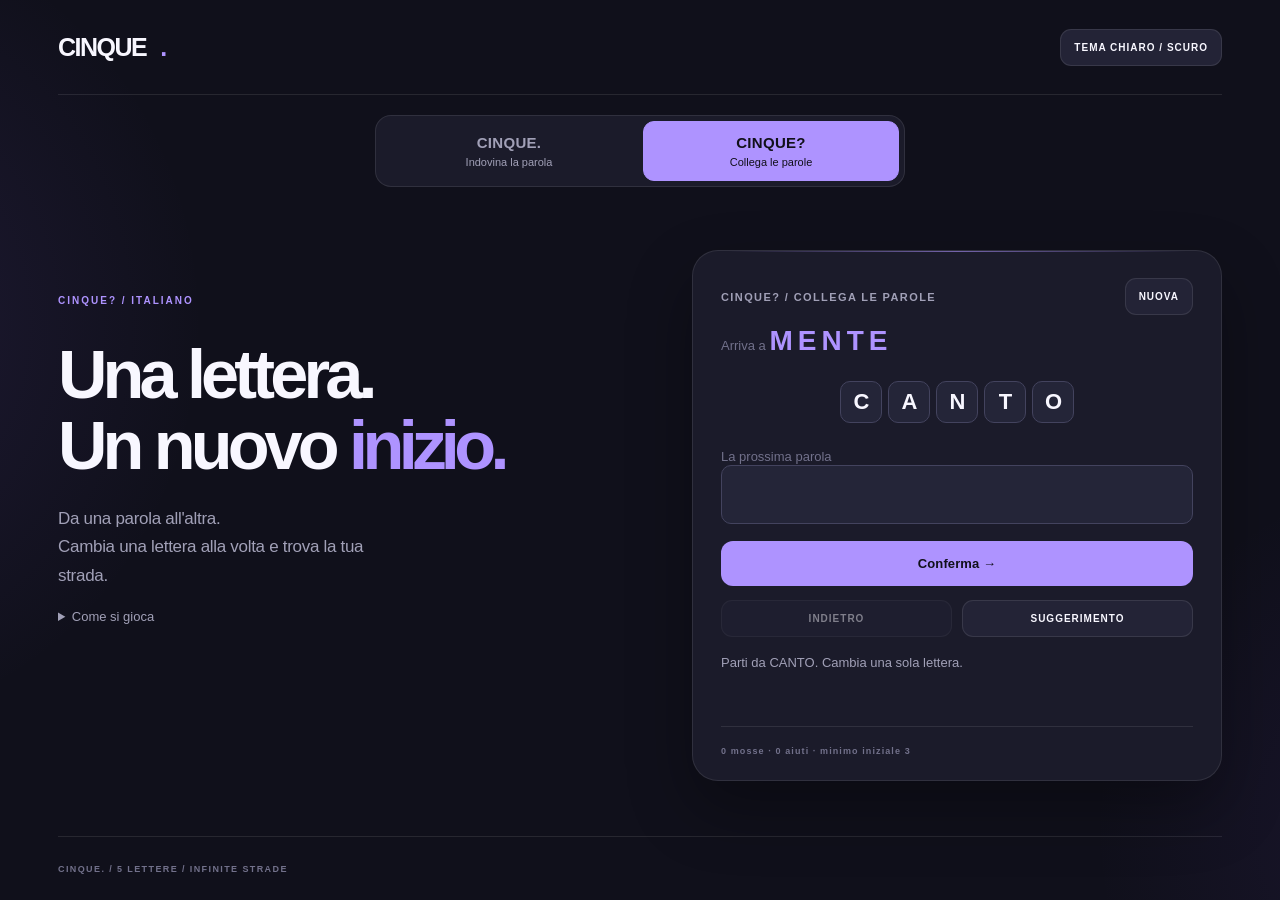
<file: inversa.html>
<!doctype html>
<html lang="it">
<head>
  <meta charset="UTF-8">
  <meta name="viewport" content="width=device-width,initial-scale=1,viewport-fit=cover,maximum-scale=1">
  <meta name="theme-color" content="#10101b">
  <meta name="description" content="CINQUE?: collega due parole italiane cambiando una lettera per volta.">
  <meta name="apple-mobile-web-app-capable" content="yes">
  <meta name="apple-mobile-web-app-status-bar-style" content="black-translucent">
  <meta name="apple-mobile-web-app-title" content="CINQUE.">
  <meta name="mobile-web-app-capable" content="yes">
  <meta property="og:title" content="CINQUE? — Collega le parole">
  <meta property="og:description" content="Trasforma una parola italiana in un’altra, una lettera alla volta.">
  <meta property="og:type" content="website">
  <link rel="icon" type="image/svg+xml" href="[data-uri]">
  
  
  <style>
:root{font-family:Inter,ui-sans-serif,-apple-system,BlinkMacSystemFont,"Segoe UI",sans-serif;font-synthesis:none;-webkit-font-smoothing:antialiased;touch-action:manipulation}
*{box-sizing:border-box}html{height:100%;background:#10101b}button,a{-webkit-tap-highlight-color:transparent}button{font:inherit;cursor:pointer}a{color:inherit;text-decoration:none}button:focus-visible,a:focus-visible,input:focus-visible{outline:3px solid var(--accent);outline-offset:3px}
body{--bg:#10101b;--surface:#1b1b2a;--surface-raised:#232336;--text:#f8f7ff;--secondary:#a1a0b7;--muted:#72718b;--line:rgba(255,255,255,.095);--empty:#242538;--tile-border:#43435e;--filled:#303049;--key:#343449;--key-hover:#4c4c67;--accent:#ae93ff;--accent-strong:#9b79ff;--accent-ink:#11101a;--green:#40aa86;--yellow:#e8b85e;--gray:#51516a;--shadow:0 28px 65px rgba(0,0,0,.32);margin:0;min-height:100%;min-height:100dvh;background:var(--bg);color:var(--text);position:relative;overflow-x:hidden;transition:background .24s,color .24s}
body[data-theme="light"]{--bg:#f6f5fa;--surface:#fff;--surface-raised:#f7f6fb;--text:#212036;--secondary:#706f83;--muted:#88879a;--line:rgba(36,31,68,.11);--empty:#faf9fd;--tile-border:#d8d6e5;--filled:#eeedf5;--key:#e7e5ee;--key-hover:#d6d2e4;--accent:#7351d8;--accent-strong:#7351d8;--accent-ink:#fff;--green:#2b9975;--yellow:#c99835;--gray:#8e8ca1;--shadow:0 25px 70px rgba(51,40,89,.10)}
.ambient{position:absolute;pointer-events:none;border-radius:999px;filter:blur(75px);opacity:.16;z-index:0}.ambient-one{width:530px;height:530px;background:#7655d2;left:-295px;top:100px}.ambient-two{width:440px;height:440px;background:#59329f;right:-240px;bottom:-230px}body[data-theme="light"] .ambient{opacity:.10}
.app-shell{max-width:1240px;min-height:100dvh;padding:0 38px;position:relative;z-index:1;margin:0 auto;display:flex;flex-direction:column}
.site-header{height:95px;display:flex;align-items:center;justify-content:space-between;border-bottom:1px solid var(--line);flex-shrink:0}.brand{display:inline-flex;align-items:center;gap:14px;font-size:25px;font-weight:850;letter-spacing:-1.5px}.brand-dot{color:var(--accent)}.brand-mark{height:26px;display:flex;gap:3px;align-items:center;transform:rotate(-9deg)}.brand-mark i{display:block;background:var(--accent);width:6px;height:6px;border-radius:2px}.brand-mark i:nth-child(1){height:15px}.brand-mark i:nth-child(2){height:24px}.brand-mark i:nth-child(3){height:17px}.brand-mark i:nth-child(4){height:25px}.brand-mark i:nth-child(5){height:12px}.header-actions{display:flex;gap:9px}.icon-btn{height:43px;width:43px;border:1px solid var(--line);background:rgba(255,255,255,.025);color:var(--secondary);display:grid;place-items:center;border-radius:12px;transition:background .18s,color .18s,transform .18s}.icon-btn:hover{color:var(--text);background:var(--surface-raised);transform:translateY(-2px)}.icon-btn svg,.new-game-control svg{height:20px;width:20px;fill:none;stroke:currentColor;stroke-width:1.8;stroke-linecap:round;stroke-linejoin:round}
.layout{display:grid;grid-template-columns:minmax(0,1fr) minmax(450px,530px);gap:clamp(28px,5vw,100px);align-items:center;flex:1;padding:46px 0 38px}.intro{align-self:stretch;display:flex;flex-direction:column;justify-content:space-between;padding:62px 0 35px}.eyebrow{display:flex;align-items:center;gap:9px;color:var(--accent);font-size:10px;font-weight:850;letter-spacing:2px;white-space:nowrap}.status-ping,.online-dot,.footnote-indicator,.message-dot{display:inline-block;flex-shrink:0;width:7px;height:7px;background:var(--accent);border-radius:50%;box-shadow:0 0 0 5px rgba(174,147,255,.09)}.eyebrow-line{height:1px;background:var(--line);flex:1;min-width:18px;max-width:40px;margin:0 3px}.intro h1{font-size:clamp(47px,5.35vw,78px);letter-spacing:-.071em;line-height:1.04;font-weight:850;margin:33px 0 24px}.intro h1 em{font-style:normal;color:var(--accent);letter-spacing:-.081em}.h1-dot{color:var(--accent)}.intro-desc{color:var(--secondary);font-size:17px;line-height:1.65;letter-spacing:-.3px;max-width:355px}.side-stats{display:flex;justify-content:space-between;max-width:445px;gap:20px;border-top:1px solid var(--line);padding-top:25px}.side-stats>div{display:flex;flex-direction:column;gap:8px}.side-label{font-size:10px;letter-spacing:1.4px;color:var(--muted);font-weight:750;white-space:nowrap}.side-stats strong{font-size:43px;line-height:1.1;font-weight:800;letter-spacing:-2px;font-variant-numeric:tabular-nums}.intro-footnote{display:flex;align-items:center;gap:10px;margin-top:54px;color:var(--muted);font-size:9px;letter-spacing:1px;font-weight:760}.footnote-indicator{height:5px;width:5px;background:var(--green);box-shadow:none}
.game-card{width:100%;border:1px solid var(--line);background:var(--surface);box-shadow:var(--shadow);border-radius:26px;padding:27px 28px 24px;position:relative}.game-card:before{content:"";position:absolute;left:35px;right:35px;top:0;height:1px;background:linear-gradient(90deg,transparent,rgba(174,147,255,.6),transparent)}.card-head{display:flex;justify-content:space-between;align-items:center;gap:12px}.card-eyebrow{font-size:11px;letter-spacing:1.4px;color:var(--secondary);font-weight:850}.card-eyebrow #roundNumber{color:var(--accent)}.header-split{padding:0 11px;color:var(--muted)}.infinity{color:var(--accent);font-size:16px;vertical-align:-1px}.card-subtitle{color:var(--muted);font-size:13px;margin-top:10px}.new-game-control{display:flex;align-items:center;justify-content:center;gap:7px;border:1px solid var(--line);background:var(--surface-raised);color:var(--text);padding:12px 13px;border-radius:11px;white-space:nowrap;font-size:10px;letter-spacing:1px;font-weight:800}.new-game-control:hover{border-color:var(--accent);color:var(--accent)}.new-game-control svg{height:15px;width:15px}.board-wrap{display:flex;justify-content:center;margin:29px 0 17px}.board{--tile:clamp(48px,4.55vw,60px);display:grid;grid-template-rows:repeat(6,var(--tile));gap:7px;align-items:center}.board-row{display:grid;grid-template-columns:repeat(5,var(--tile));gap:7px}.tile{width:var(--tile);height:var(--tile);display:grid;place-items:center;border:1.5px solid var(--tile-border);border-radius:10px;color:var(--text);font-size:calc(var(--tile)*.48);font-weight:830;letter-spacing:-1px;background:var(--empty);line-height:1;user-select:none;transform-style:preserve-3d}.tile.filled{background:var(--filled);border-color:var(--secondary)}.tile.active{border-color:var(--accent);box-shadow:inset 0 0 0 1px rgba(174,147,255,.12)}.tile.correct,.tile.present,.tile.absent{color:#fff;border-color:transparent}.tile.correct{background:var(--green)}.tile.present{background:var(--yellow)}.tile.absent{background:var(--gray)}.tile.pop{animation:tile-pop .14s ease-out}.tile.flip{animation:tile-flip .65s ease both;animation-delay:calc(var(--i)*110ms)}.board-row.shake{animation:shake .38s ease-in-out}
@keyframes tile-pop{50%{transform:scale(1.1)}}@keyframes tile-flip{0%{transform:rotateX(0)}45%{transform:rotateX(90deg)}55%{transform:rotateX(90deg)}100%{transform:rotateX(0)}}@keyframes shake{0%,100%{transform:translateX(0)}20%,60%{transform:translateX(-6px)}40%,80%{transform:translateX(6px)}}
.game-message{text-align:center;font-size:12px;color:var(--secondary);height:32px;display:flex;align-items:center;justify-content:center;gap:9px}.message-dot{width:5px;height:5px;box-shadow:none}.keyboard{display:flex;flex-direction:column;gap:6px;margin-top:11px;user-select:none}.keyboard-row{display:flex;gap:5px;justify-content:center}.key{flex:1;min-width:0;height:49px;max-width:48px;background:var(--key);color:var(--text);border:0;border-radius:8px;font-size:14px;font-weight:750;transition:background .14s,transform .13s;touch-action:manipulation}.key:hover{background:var(--key-hover)}.key:active{transform:translateY(2px)}.key.wide{flex:1.55;max-width:72px;font-size:10px;letter-spacing:.4px}.key.correct,.key.present,.key.absent{color:#fff}.key.correct{background:var(--green)}.key.present{background:var(--yellow)}.key.absent{background:var(--gray)}.key svg{height:20px;width:20px;vertical-align:middle;stroke:currentColor;fill:none;stroke-width:2;stroke-linecap:round;stroke-linejoin:round}.card-footer{display:flex;justify-content:space-between;align-items:center;margin-top:25px;padding-top:19px;border-top:1px solid var(--line);color:var(--muted);font-size:9px;letter-spacing:1.1px;font-weight:800;gap:5px}.card-footer>span{display:flex;align-items:center;gap:8px}.online-dot{width:6px;height:6px;background:var(--green);box-shadow:none}.card-footer button{border:0;color:var(--secondary);font-size:9px;letter-spacing:.8px;font-weight:800;background:none;padding:4px}.card-footer button:hover{color:var(--accent)}.site-footer{height:64px;border-top:1px solid var(--line);display:flex;align-items:center;justify-content:space-between;color:var(--muted);font-size:9px;font-weight:800;letter-spacing:1.4px}
.toast{position:fixed;left:50%;top:102px;transform:translate(-50%,-15px);background:var(--text);color:var(--bg);border-radius:12px;padding:13px 19px;font-size:13px;font-weight:730;box-shadow:0 15px 40px rgba(0,0,0,.28);pointer-events:none;opacity:0;z-index:15;transition:opacity .2s,transform .2s;max-width:90vw;text-align:center}.toast.shown{opacity:1;transform:translate(-50%,0)}
.modal-scrim{position:fixed;inset:0;z-index:10;background:rgba(4,4,12,.7);backdrop-filter:blur(9px);display:flex;justify-content:center;align-items:center;padding:20px;overflow-y:auto}.modal-scrim[hidden]{display:none}.modal{width:100%;max-width:475px;max-height:min(90dvh,790px);overflow-y:auto;background:var(--surface);border:1px solid var(--line);color:var(--text);border-radius:23px;padding:28px;box-shadow:0 32px 95px rgba(0,0,0,.37)}.modal-head{display:flex;align-items:flex-start;justify-content:space-between;gap:14px;border-bottom:1px solid var(--line);padding-bottom:19px;margin-bottom:23px}.modal-eyebrow{font-size:10px;letter-spacing:1.4px;color:var(--accent);font-weight:800}.modal-head h2{margin:9px 0 0;font-size:27px;letter-spacing:-1.2px;line-height:1.1}.close-btn{flex-shrink:0}.modal-content{font-size:14px;line-height:1.65;color:var(--secondary)}.modal-content p{margin:0 0 18px}.modal-content strong{color:var(--text)}.ex-row{display:flex;gap:7px;margin:7px 0 6px}.ex-tile{width:43px;height:43px;border-radius:8px;border:1px solid var(--tile-border);display:grid;place-items:center;font-size:20px;font-weight:800;color:var(--text)}.ex-tile.correct{background:var(--green);color:#fff;border:0}.ex-tile.present{background:var(--yellow);color:#fff;border:0}.ex-tile.absent{background:var(--gray);color:#fff;border:0}.example-caption{font-size:12px;margin:0 0 16px!important}.stat-big-row{display:grid;grid-template-columns:repeat(4,1fr);gap:6px;margin:0 0 24px}.stat-big{background:var(--surface-raised);border:1px solid var(--line);border-radius:13px;padding:15px 4px;text-align:center}.stat-big b{display:block;font-size:24px;letter-spacing:-.8px;color:var(--text)}.stat-big span{font-size:10px;color:var(--muted);line-height:1.3;display:block;margin-top:5px}.hist-label{font-size:11px;letter-spacing:1px;font-weight:800;color:var(--secondary);margin-bottom:15px}.hist-row{display:flex;align-items:center;gap:10px;margin:7px 0;font-size:12px;color:var(--text)}.hist-n{width:12px}.hist-track{height:25px;flex:1;background:var(--surface-raised);border-radius:5px;overflow:hidden}.hist-fill{height:100%;background:var(--accent-strong);min-width:0;display:flex;align-items:center;justify-content:flex-end;padding-right:7px;color:#fff;font-weight:800;border-radius:5px;transition:width .3s}.hist-fill.zero{background:transparent;color:var(--muted);justify-content:flex-start;padding-left:7px}.settings-line{display:flex;align-items:center;justify-content:space-between;gap:15px;padding:16px 0;border-bottom:1px solid var(--line)}.settings-line:first-child{padding-top:0}.settings-line:last-child{border-bottom:0}.settings-line strong{font-size:14px;display:block}.settings-line small{font-size:12px;display:block;color:var(--muted);margin-top:3px;line-height:1.45}.switch{border:0;width:49px;height:28px;background:var(--gray);border-radius:50px;padding:4px;display:flex;justify-content:flex-start;align-items:center;flex-shrink:0;transition:background .15s}.switch:before{content:"";display:block;width:20px;height:20px;border-radius:50%;background:#fff;box-shadow:0 1px 3px #0002;transition:transform .2s}.switch.on{background:var(--accent-strong)}.switch.on:before{transform:translateX(21px)}.modal-action{display:flex;align-items:center;justify-content:center;width:100%;padding:15px 18px;margin-top:17px;background:var(--accent);color:var(--accent-ink);border:0;border-radius:12px;font-size:13px;font-weight:850;letter-spacing:.1px;gap:9px}.modal-action:hover{filter:brightness(1.09)}.modal-action.secondary{background:var(--surface-raised);border:1px solid var(--line);color:var(--text)}.modal-actions{display:grid;grid-template-columns:1fr 1fr;gap:9px}.modal-actions .modal-action{margin-top:10px}.word-reveal{margin:12px 0 14px;padding:17px;background:var(--surface-raised);border-radius:14px;text-align:center}.word-reveal .reveal-label{font-size:10px;letter-spacing:2px;font-weight:850;color:var(--muted)}.word-reveal strong{font-size:33px;letter-spacing:6px;color:var(--accent);display:block;margin-top:4px}.result-badge{background:rgba(174,147,255,.10);border:1px solid rgba(174,147,255,.23);display:inline-block;color:var(--accent);padding:5px 11px;border-radius:40px;font-size:10px;font-weight:850;letter-spacing:1px}.result-message{color:var(--secondary);font-size:13px;margin-top:14px!important}.auto-status{padding-top:13px;font-size:11px;text-align:center;color:var(--muted)}.inline-link{background:none;border:0;padding:0;color:var(--accent);text-decoration:underline;cursor:pointer;font-weight:700}.separator{border-top:1px solid var(--line);margin:17px 0}.ios-steps{padding-left:20px;margin:15px 0}.ios-steps li{margin-bottom:9px}.modal-footer-text{font-size:11px;margin-top:17px;color:var(--muted)}.noscript{position:fixed;inset:0;background:var(--bg);color:var(--text);display:grid;place-items:center;z-index:100}
@media(max-width:1020px){.layout{grid-template-columns:minmax(0,1fr) minmax(390px,480px);gap:25px}.intro{padding-top:70px}.intro h1{font-size:52px}.eyebrow{font-size:9px;letter-spacing:1.1px}}
@media(max-width:810px){.app-shell{padding:0 24px}.site-header{height:69px}.layout{display:flex;flex-direction:column;align-items:stretch;gap:22px;padding:23px 0}.intro{padding:0;gap:16px}.intro h1{font-size:36px;margin:11px 0 8px;line-height:1.07}.intro h1 br{display:none}.intro-desc{font-size:13px;line-height:1.4;margin:0}.intro-desc br{display:none}.eyebrow{font-size:9px;letter-spacing:1px}.intro-bottom{display:none}.game-card{max-width:550px;margin:0 auto}.site-footer{height:48px}.brand{font-size:22px}}
@media(max-width:540px){.app-shell{padding:0 13px}.site-header{height:58px}.brand{font-size:20px;gap:8px}.brand-mark{transform:scale(.80) rotate(-9deg);transform-origin:left center;margin-right:-4px}.header-actions{gap:5px}.icon-btn{height:36px;width:36px;border-radius:10px}.icon-btn svg{height:18px;width:18px}.layout{padding:14px 0 16px;gap:13px}.intro h1{font-size:clamp(28px,7vw,38px);margin:8px 0 5px}.intro-desc{font-size:11px}.eyebrow{font-size:8px;letter-spacing:.7px}.game-card{border-radius:19px;padding:18px 13px 17px}.card-eyebrow{font-size:9px;letter-spacing:1.1px}.card-subtitle{font-size:11px;margin-top:6px}.new-game-control{padding:9px 10px;font-size:9px;border-radius:9px}.board{--tile:clamp(43px,12.5vw,56px);gap:5px}.board-row{gap:5px}.tile{border-radius:8px}.board-wrap{margin:18px 0 8px}.game-message{height:26px;font-size:11px}.keyboard{margin-top:8px;gap:5px}.keyboard-row{gap:4px}.key{height:clamp(42px,10.4vw,52px);border-radius:6px;font-size:12px}.key.wide{font-size:9px}.card-footer{margin-top:16px;padding-top:13px;font-size:8px}.card-footer button{font-size:8px}.site-footer{font-size:8px;letter-spacing:.7px;height:45px}.toast{top:68px}.modal{padding:22px 18px;max-height:89dvh}.modal-head h2{font-size:24px}}
@media(max-width:360px){.board{--tile:43px}.key{height:43px}.site-footer span:last-child{display:none}.eyebrow{font-size:7px}}
@media(min-width:812px) and (max-height:740px){.layout{padding:25px 0}.game-card{padding:18px 23px}.board-wrap{margin:15px 0 8px}.board{--tile:47px}.key{height:39px}.card-footer{margin-top:13px}.intro{padding-top:40px}.intro h1{font-size:51px}}
@media(prefers-reduced-motion:reduce){*,*:before,*:after{animation-duration:.01ms!important;transition-duration:.01ms!important;scroll-behavior:auto!important}}

body.modal-open{overflow:hidden}
.tile.win-bounce{animation:win-celebrate .45s ease-out}
@keyframes win-celebrate{0%,100%{transform:translateY(0)}35%{transform:translateY(-14px)}65%{transform:translateY(-4px)}}
@media(max-width:360px){.board{--tile:min(43px,calc((100vw - 64px)/5))}}
@media(prefers-reduced-motion:reduce){.tile.win-bounce{animation:none}}
/* Ambient light is painted as background to avoid overflow on mobile Safari. */
body{background:radial-gradient(ellipse 440px 480px at -170px 36%,rgba(130,94,225,.13),transparent 85%),radial-gradient(ellipse 400px 420px at 112% 92%,rgba(115,72,208,.10),transparent 85%),var(--bg)}
.ambient{display:none}


.mode-nav{display:flex;gap:16px;margin:20px 0;color:var(--accent);font-weight:750;font-size:13px}.ladder-list{list-style:none;padding:0;max-height:340px;overflow:auto}.ladder-list li{display:flex;justify-content:center;gap:6px;margin:8px 0}.ladder-list .tile{width:42px;height:42px;font-size:22px}.ladder-list .changed{background:var(--green);color:white;border-color:transparent}.target{font-size:28px;letter-spacing:5px;color:var(--accent)}.ladder-input{width:100%;padding:15px;background:var(--empty);color:var(--text);border:1px solid var(--tile-border);border-radius:10px;font:inherit;font-size:23px;text-align:center;letter-spacing:8px;text-transform:uppercase}.ladder-actions{display:flex;gap:10px;flex-wrap:wrap;margin-top:14px}.ladder-actions button{flex:1}.ladder-message{min-height:48px;color:var(--secondary);font-size:13px;line-height:1.5;margin-top:16px}.rules{font-size:13px;line-height:1.6;color:var(--secondary)}button:disabled{opacity:.45;cursor:default}
</style><title>CINQUE? — Collega le parole</title><link rel="stylesheet" href="./game-switch.css?v=20261022-victory"></head><body data-theme="dark"><div class="app-shell">
<header class="site-header"><a class="brand" href="./">CINQUE<span class="brand-dot">.</span></a><button id="theme" class="new-game-control">TEMA CHIARO / SCURO</button></header>
<nav class="game-switch" aria-label="Scegli il minigioco"><a href="./"><strong>CINQUE.</strong><span>Indovina la parola</span></a><a href="./inversa.html" aria-current="page"><strong>CINQUE?</strong><span>Collega le parole</span></a></nav>
<main class="layout"><section class="intro"><div><div class="eyebrow">CINQUE? / ITALIANO</div><h1>Una lettera.<br> Un nuovo <em>inizio.</em></h1><p class="intro-desc">Da una parola all'altra.<br>Cambia una lettera alla volta e trova la tua strada.</p><details class="rules"><summary>Come si gioca</summary><p>Parti dalla prima parola e raggiungi quella finale. Ogni passaggio deve essere una parola del dizionario di CINQUE di cinque lettere: cambia esattamente una lettera nella stessa posizione. Niente riordini, aggiunte o rimozioni.</p><p>Non c'è un limite di mosse. Puoi tornare indietro. Il suggerimento rivela la prossima parola di un percorso minimo dalla posizione attuale; gli aiuti vengono contati. Le lettere verdi indicano la modifica rispetto alla riga precedente.</p><p>Le sfide usano parole comuni e hanno sempre una soluzione. Sono accettate anche le forme avanzate del dizionario originale.</p></details></div></section>
<section class="game-card" aria-label="CINQUE?"><div class="card-head"><div class="card-eyebrow">CINQUE? / COLLEGA LE PAROLE</div><button class="new-game-control" id="new">NUOVA</button></div><p class="card-subtitle">Arriva a <strong class="target" id="target"></strong></p><ol class="ladder-list" id="chain" aria-label="Percorso"></ol><section id="victory" class="ladder-victory" hidden aria-labelledby="victoryTitle"><div aria-hidden="true" class="victory-icon">★</div><h2 id="victoryTitle" tabindex="-1">Hai vinto!</h2><p id="victorySummary"></p><button id="playAgain" class="modal-action" type="button">Gioca ancora →</button></section><form id="form"><label for="word" class="card-subtitle">La prossima parola</label><input id="word" class="ladder-input" maxlength="5" minlength="5" autocomplete="off" autocapitalize="characters" spellcheck="false" required aria-describedby="message"><button class="modal-action" id="submit">Conferma →</button></form><div class="ladder-actions" id="ladderActions"><button class="new-game-control" id="undo">INDIETRO</button><button class="new-game-control" id="hint">SUGGERIMENTO</button></div><div class="ladder-message" id="message" role="status" aria-live="polite"></div><div class="card-footer" id="progress"></div></section></main><footer class="site-footer">CINQUE. / 5 LETTERE / INFINITE STRADE</footer></div><script src="./data/lexicon-v3.js"></script><script src="./ladder-engine.js"></script><script src="./ladder-ui.js?v=20261022-victory"></script></body></html>
</file>
<file: game-switch.css>
.game-switch{display:flex;gap:6px;align-self:center;width:100%;max-width:530px;padding:5px;margin:20px 0 0;background:var(--surface);border:1px solid var(--line);border-radius:16px}
.game-switch a{flex:1;display:flex;flex-direction:column;gap:5px;text-align:center;padding:12px 8px;border:1px solid transparent;border-radius:11px;color:var(--secondary);transition:background .18s,color .18s}
.game-switch a strong{font-size:15px;letter-spacing:.3px}.game-switch a span{font-size:11px}
.game-switch a:hover{background:var(--surface-raised);color:var(--text)}
.game-switch a[aria-current="page"]{background:var(--accent);color:var(--accent-ink);border-color:var(--accent)}
.ladder-victory{padding:22px;margin:20px 0 12px;text-align:center;background:var(--surface-raised);border:2px solid var(--green);border-radius:16px}
.ladder-victory[hidden],#form[hidden],#ladderActions[hidden]{display:none}
.victory-icon{font-size:36px;color:var(--green)}.ladder-victory h2{font-size:32px;margin:8px 0;color:var(--text);letter-spacing:-1px}.ladder-victory p{color:var(--secondary);font-size:14px;line-height:1.6;margin:8px 0}
@media(max-width:540px){.game-switch{margin-top:14px}.game-switch a{padding:10px 5px}.game-switch a strong{font-size:14px}.game-switch a span{font-size:10px}}
</file>
